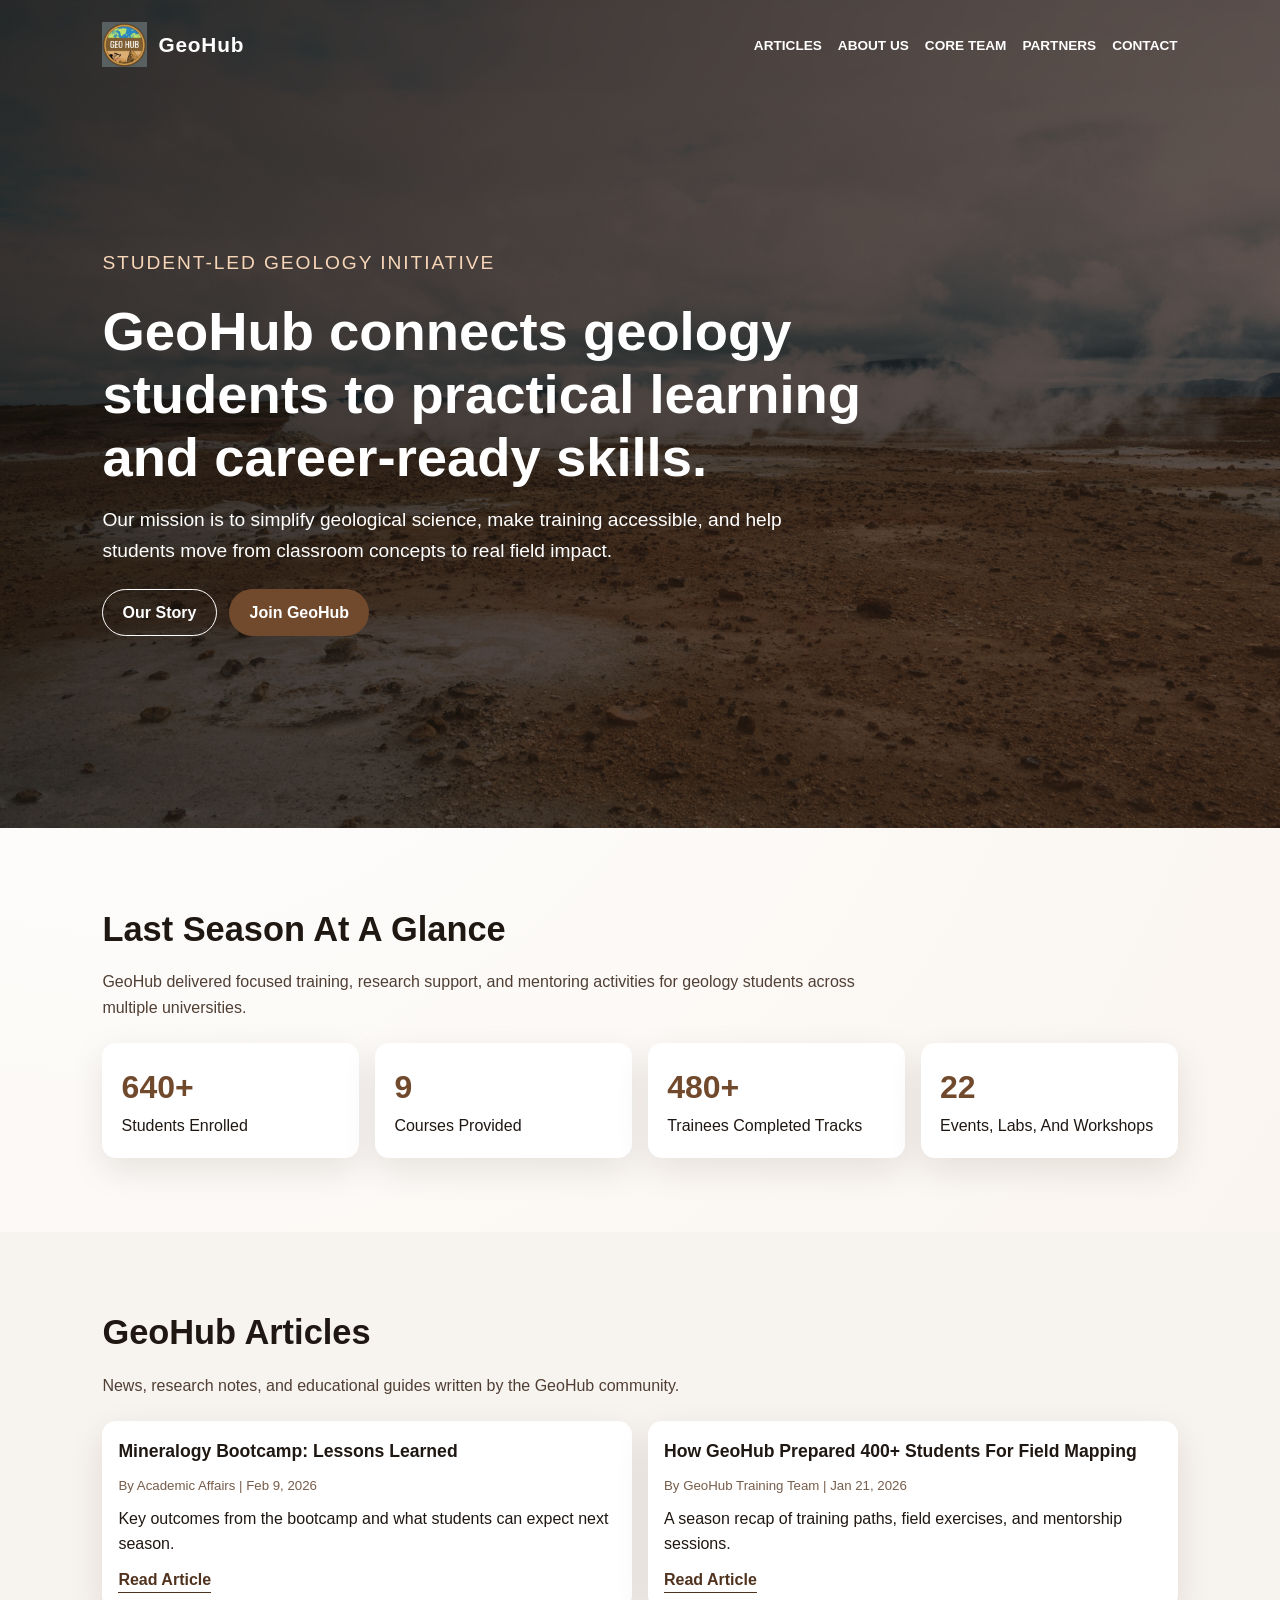
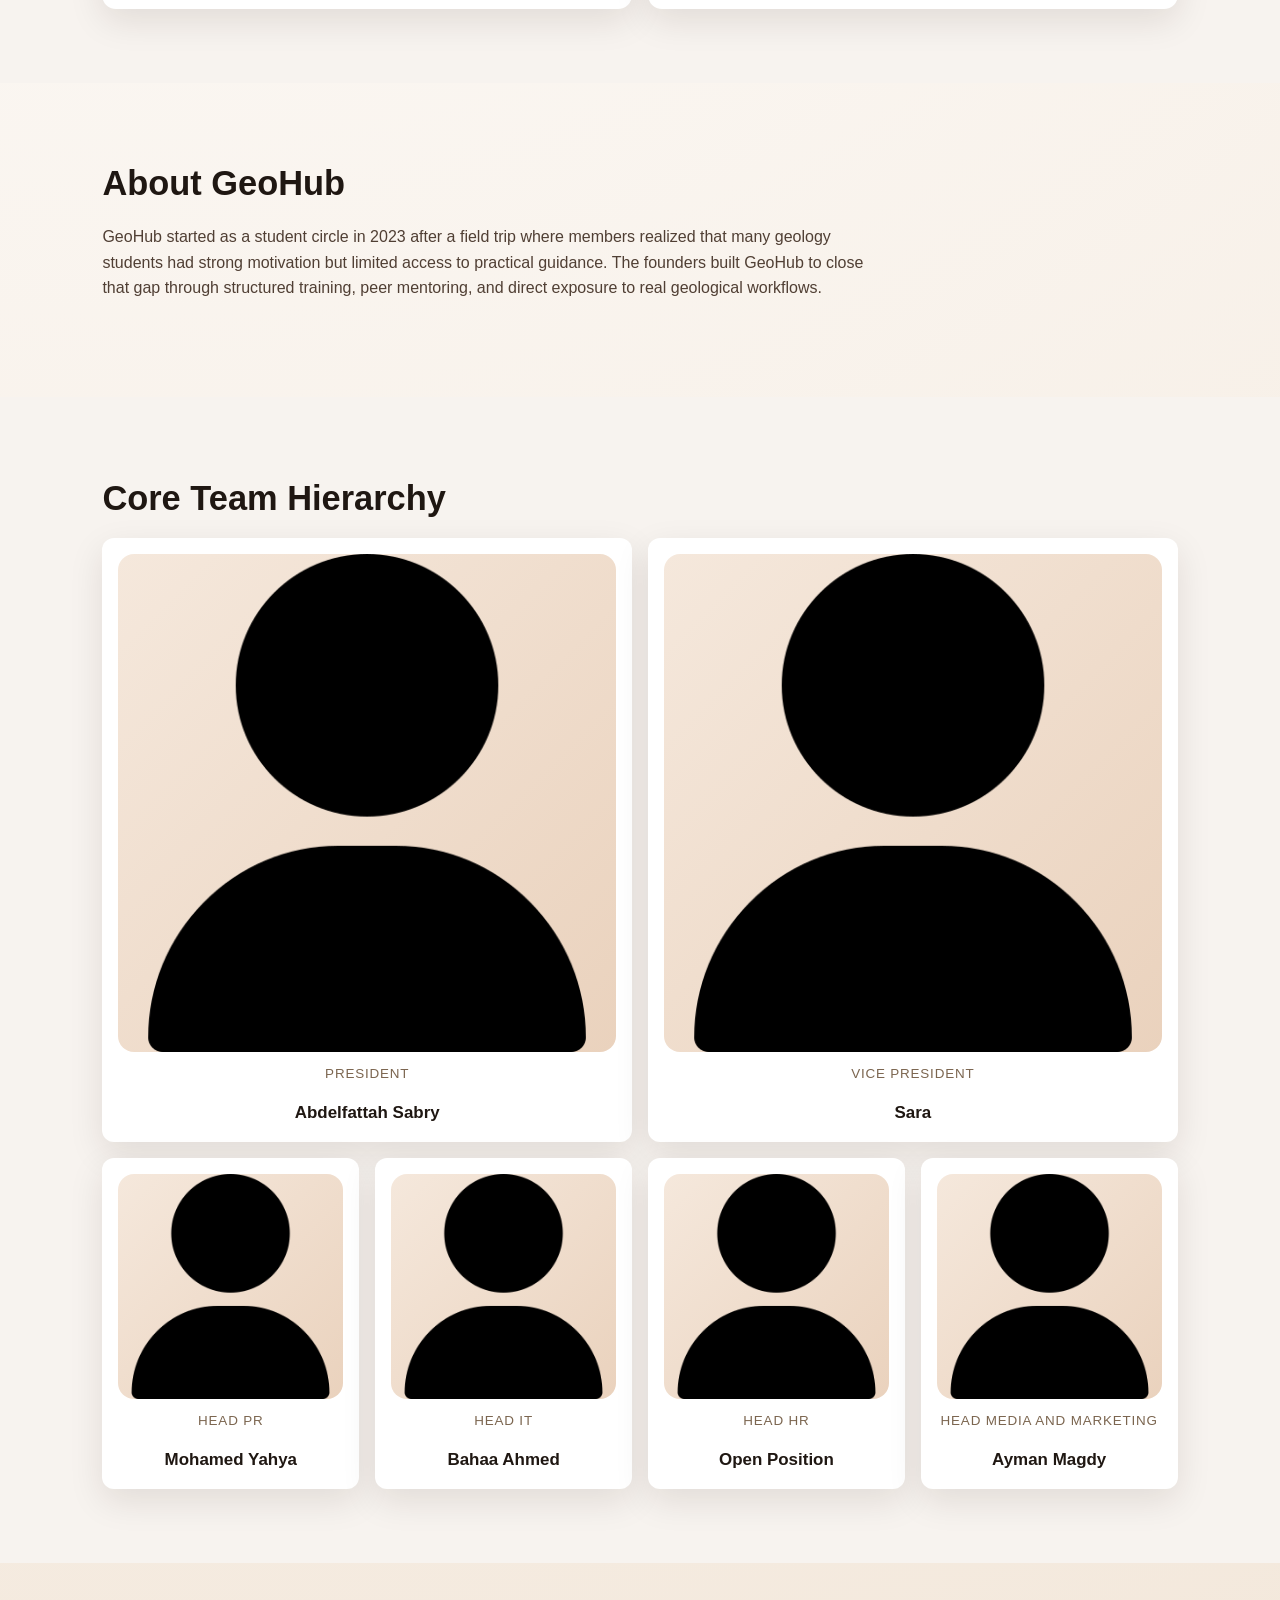
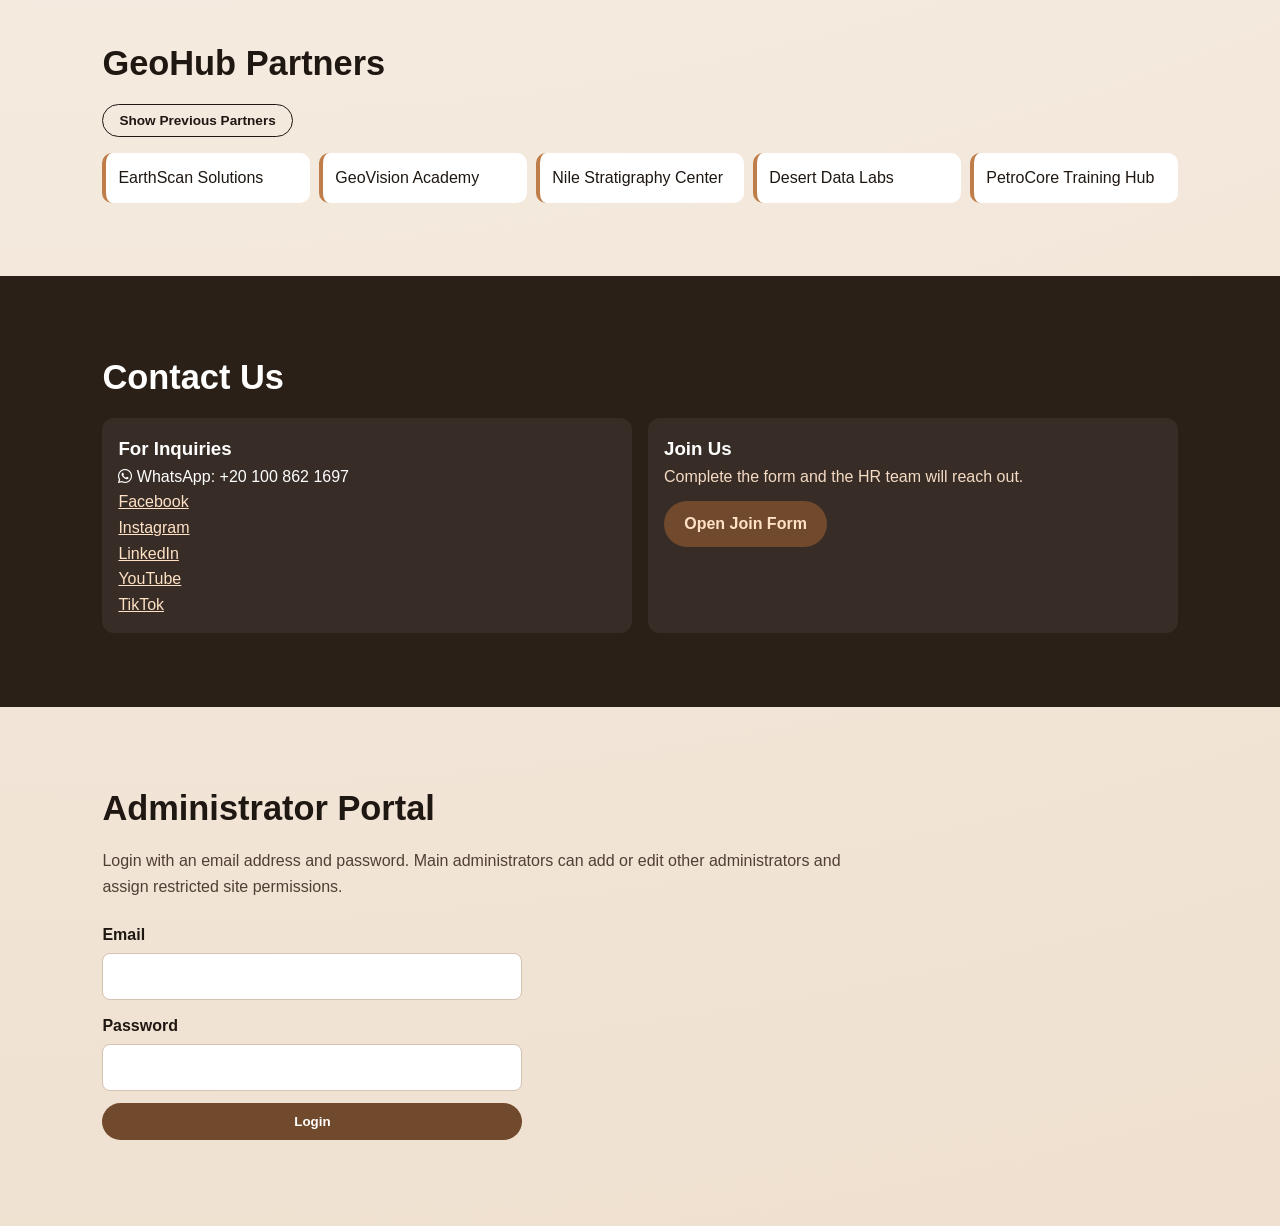
<file: index.html>
<!doctype html>
<html lang="en">
  <head>
    <meta charset="UTF-8" />
    <meta name="viewport" content="width=device-width, initial-scale=1.0" />
    <title>GeoHub</title>
    <link rel="stylesheet" href="style.css" />
    <link
      rel="stylesheet"
      href="https://cdnjs.cloudflare.com/ajax/libs/font-awesome/6.4.0/css/all.min.css"
    />
  </head>
  <body>
    <section class="hero" id="home">
      <header class="navbar">
        <div class="logo-container">
          <img src="assets/logo.png" alt="GeoHub Logo" class="logo" />
          <span class="brand-name">GeoHub</span>
        </div>

        <nav>
          <ul>
            <li><a href="#articles">Articles</a></li>
            <li><a href="#about">About Us</a></li>
            <li><a href="#team">Core Team</a></li>
            <li><a href="#partners">Partners</a></li>
            <li><a href="#contact">Contact</a></li>
          </ul>
        </nav>
      </header>

      <div class="hero-content">
        <p class="eyebrow">Student-Led Geology Initiative</p>
        <h1>
          GeoHub connects geology students to practical learning and
          career-ready skills.
        </h1>
        <p>
          Our mission is to simplify geological science, make training
          accessible, and help students move from classroom concepts to real
          field impact.
        </p>
        <div class="hero-buttons">
          <a href="#about" class="btn btn-outline">Our Story</a>
          <a href="#join" class="btn btn-solid">Join GeoHub</a>
        </div>
      </div>
    </section>

    <section id="achievements" class="content-section">
      <h2>Last Season At A Glance</h2>
      <p class="section-copy">
        GeoHub delivered focused training, research support, and mentoring
        activities for geology students across multiple universities.
      </p>
      <div id="stats-grid" class="stats-grid"></div>
    </section>

    <section id="articles" class="content-section bg-light">
      <div class="section-header">
        <h2>GeoHub Articles</h2>
        <p class="section-copy">
          News, research notes, and educational guides written by the GeoHub
          community.
        </p>
      </div>
      <div id="articles-list" class="articles-grid"></div>
      <p id="no-articles" class="muted" hidden>No articles published yet.</p>
    </section>

    <section id="about" class="content-section">
      <h2>About GeoHub</h2>
      <p class="section-copy">
        GeoHub started as a student circle in 2023 after a field trip where
        members realized that many geology students had strong motivation but
        limited access to practical guidance. The founders built GeoHub to close
        that gap through structured training, peer mentoring, and direct
        exposure to real geological workflows.
      </p>
    </section>

    <section id="team" class="content-section bg-light">
      <h2>Core Team Hierarchy</h2>
      <div id="team-grid" class="team-grid"></div>
    </section>

    <section id="partners" class="content-section">
      <h2>GeoHub Partners</h2>
      <button
        id="partners-toggle"
        class="btn btn-outline btn-small"
        type="button"
        aria-expanded="false"
      >
        Show Previous Partners
      </button>
      <ul id="partners-list" class="partners-list" hidden>
        <li>EarthScan Solutions</li>
        <li>GeoVision Academy</li>
        <li>Nile Stratigraphy Center</li>
        <li>Desert Data Labs</li>
        <li>PetroCore Training Hub</li>
      </ul>
    </section>

    <section id="contact" class="content-section bg-dark">
      <h2>Contact Us</h2>
      <div class="contact-container">
        <div class="contact-info">
          <h3>For Inquiries</h3>
          <p><i class="fab fa-whatsapp"></i> WhatsApp: +20 100 862 1697</p>
          <p>
            <a
              href="https://www.facebook.com/profile.php?id=61573120872446"
              target="_blank"
              rel="noreferrer"
              >Facebook</a
            >
          </p>
          <p>
            <a
              href="https://www.instagram.com/geohubpage_"
              target="_blank"
              rel="noreferrer"
              >Instagram</a
            >
          </p>
          <p>
            <a
              href="https://www.linkedin.com/company/geohub-page/posts/?feedView=all"
              target="_blank"
              rel="noreferrer"
              >LinkedIn</a
            >
          </p>
          <p>
            <a
              href="https://www.youtube.com/@geohub-t8i"
              target="_blank"
              rel="noreferrer"
              >YouTube</a
            >
          </p>
          <p>
            <a
              href="https://www.tiktok.com/@geohubpage?_r=1&_t=ZS-93oJaOiJ4p3"
              target="_blank"
              rel="noreferrer"
              >TikTok</a
            >
          </p>
        </div>
        <div id="join" class="join-form">
          <h3>Join Us</h3>
          <p class="muted-light">
            Complete the form and the HR team will reach out.
          </p>
          <a
            href="https://forms.gle/example"
            target="_blank"
            rel="noreferrer"
            class="btn btn-solid"
            >Open Join Form</a
          >
        </div>
      </div>
    </section>

    <section id="admin" class="content-section">
      <h2>Administrator Portal</h2>
      <p class="section-copy">
        Login with an email address and password. Main administrators can add or
        edit other administrators and assign restricted site permissions.
      </p>

      <form id="admin-login" class="admin-login" autocomplete="off">
        <label>
          Email
          <input type="email" id="admin-email" required />
        </label>
        <label>
          Password
          <input type="password" id="admin-password" required />
        </label>
        <button class="btn btn-solid" type="submit">Login</button>
        <p id="login-message" class="muted"></p>
      </form>

      <div id="admin-panel" class="admin-panel" hidden>
        <div class="admin-head">
          <div>
            <h3>Administrator Dashboard</h3>
            <p id="admin-session-summary" class="muted"></p>
          </div>
          <button
            id="logout-admin"
            class="btn btn-outline btn-small"
            type="button"
          >
            Logout
          </button>
        </div>
        <div id="admin-permissions" class="permission-badges"></div>

        <div class="admin-dashboard">
          <section id="admin-admins-section" class="admin-card" hidden>
            <div class="section-header">
              <div>
                <h3>Manage Administrators</h3>
                <p class="section-copy">
                  Only the two main administrators can create or edit other
                  administrators.
                </p>
              </div>
            </div>
            <form id="admin-form" class="admin-form" autocomplete="off">
              <input type="hidden" id="admin-record-id" />
              <label>
                Full Name
                <input type="text" id="admin-name" required />
              </label>
              <label>
                Email
                <input type="email" id="admin-email-input" required />
              </label>
              <label>
                Password
                <input type="password" id="admin-new-password" />
              </label>
              <div class="permission-grid" id="permission-grid">
                <label
                  ><input type="checkbox" id="perm-articles" /> Articles</label
                >
                <label
                  ><input type="checkbox" id="perm-stats" /> Statistics</label
                >
                <label
                  ><input type="checkbox" id="perm-team" /> Team
                  hierarchy</label
                >
                <label
                  ><input type="checkbox" id="perm-partners" /> Partners</label
                >
              </div>
              <div class="form-actions">
                <button class="btn btn-solid" type="submit">
                  Save Administrator
                </button>
                <button
                  id="reset-admin-form"
                  class="btn btn-outline"
                  type="button"
                >
                  Clear
                </button>
              </div>
              <p id="admin-form-message" class="muted"></p>
            </form>
            <h3>Current Administrators</h3>
            <ul id="admin-list" class="admin-list"></ul>
          </section>

          <section id="admin-articles-section" class="admin-card" hidden>
            <div class="section-header">
              <div>
                <h3>Manage Articles</h3>
                <p class="section-copy">
                  Add, edit, and remove published articles.
                </p>
              </div>
            </div>
            <form id="article-form" class="editor-form" autocomplete="off">
              <input type="hidden" id="article-id" />
              <label>
                Title
                <input type="text" id="article-title" required />
              </label>
              <label>
                Author
                <input type="text" id="article-author" required />
              </label>
              <label>
                Summary
                <textarea id="article-summary" rows="3" required></textarea>
              </label>
              <label>
                Full Article Content
                <textarea id="article-content" rows="8" required></textarea>
              </label>
              <div class="form-actions">
                <button class="btn btn-solid" type="submit">
                  Save Article
                </button>
                <button id="reset-form" class="btn btn-outline" type="button">
                  Clear
                </button>
              </div>
            </form>
            <h3>Current Articles</h3>
            <ul id="admin-article-list" class="admin-list"></ul>
          </section>

          <section id="admin-stats-section" class="admin-card" hidden>
            <div class="section-header">
              <div>
                <h3>Update Statistics</h3>
                <p class="section-copy">
                  Edit the headline numbers shown near the top of the page.
                </p>
              </div>
            </div>
            <form id="stats-form" class="editor-form" autocomplete="off">
              <label>
                Students Enrolled
                <input type="text" id="stat-students" required />
              </label>
              <label>
                Courses Provided
                <input type="text" id="stat-courses" required />
              </label>
              <label>
                Trainees Completed Tracks
                <input type="text" id="stat-trainees" required />
              </label>
              <label>
                Events, Labs, And Workshops
                <input type="text" id="stat-events" required />
              </label>
              <div class="form-actions">
                <button class="btn btn-solid" type="submit">
                  Save Statistics
                </button>
              </div>
              <p id="stats-form-message" class="muted"></p>
            </form>
          </section>

          <section id="admin-team-section" class="admin-card" hidden>
            <div class="section-header">
              <div>
                <h3>Update Team Hierarchy</h3>
                <p class="section-copy">
                  Update the six fixed core roles, their names, and their
                  pictures. Only the two main administrators can edit this
                  section.
                </p>
              </div>
            </div>
            <form id="team-form" class="editor-form" autocomplete="off">
              <div id="team-editor-list" class="editor-list"></div>
              <div class="form-actions">
                <button class="btn btn-solid" type="submit">Save Team</button>
              </div>
              <p id="team-form-message" class="muted"></p>
            </form>
          </section>

          <section id="admin-partners-section" class="admin-card" hidden>
            <div class="section-header">
              <div>
                <h3>Update Partners</h3>
                <p class="section-copy">
                  Edit the partner names shown on the public site.
                </p>
              </div>
            </div>
            <form id="partners-form" class="editor-form" autocomplete="off">
              <div id="partners-editor-list" class="editor-list"></div>
              <div class="form-actions">
                <button id="add-partner" class="btn btn-outline" type="button">
                  Add Partner
                </button>
                <button class="btn btn-solid" type="submit">
                  Save Partners
                </button>
              </div>
              <p id="partners-form-message" class="muted"></p>
            </form>
          </section>
        </div>
      </div>
    </section>

    <script src="script.js"></script>
  </body>
</html>
</file>
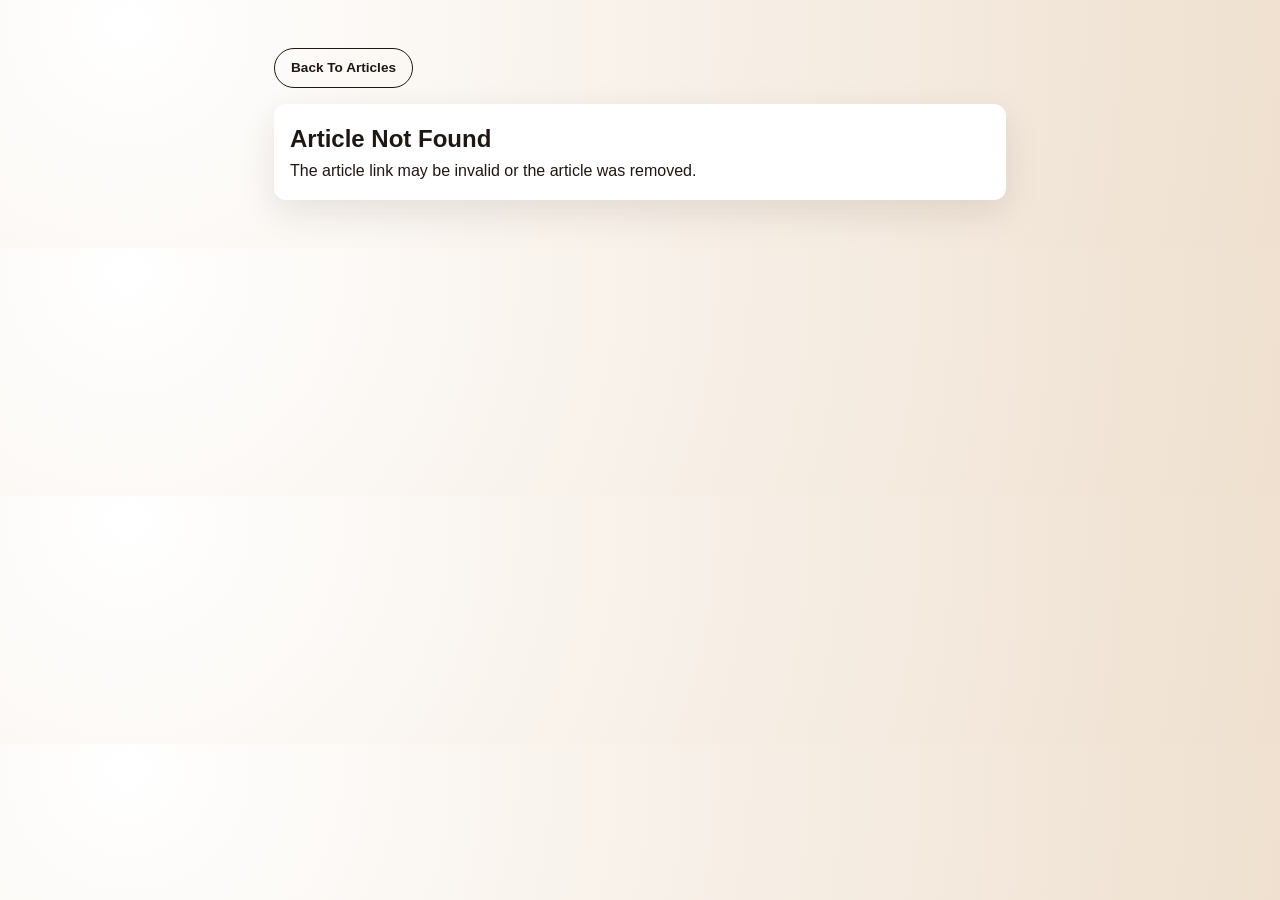
<file: article.html>
<!doctype html>
<html lang="en">
  <head>
    <meta charset="UTF-8" />
    <meta name="viewport" content="width=device-width, initial-scale=1.0" />
    <title>GeoHub Article</title>
    <link rel="stylesheet" href="style.css" />
  </head>
  <body>
    <main class="article-page">
      <a href="index.html#articles" class="btn btn-outline btn-small"
        >Back To Articles</a
      >
      <article id="article-view" class="article-view" hidden>
        <p id="article-date" class="article-meta"></p>
        <h1 id="article-title"></h1>
        <p id="article-author" class="article-meta"></p>
        <p id="article-summary" class="article-summary"></p>
        <div id="article-content" class="article-content"></div>
      </article>
      <section id="article-missing" class="article-missing" hidden>
        <h1>Article Not Found</h1>
        <p>The article link may be invalid or the article was removed.</p>
      </section>
    </main>

    <script src="article.js"></script>
  </body>
</html>
</file>
<file: style.css>
:root {
  --geo-sand: #efe0cf;
  --geo-brown: #71492c;
  --geo-brown-dark: #50331f;
  --geo-clay: #bf7d49;
  --geo-ink: #1f1712;
  --geo-stone: #f7f3ef;
  --geo-white: #fff;
  --geo-shadow: 0 12px 35px rgba(38, 23, 13, 0.1);
}

* {
  box-sizing: border-box;
  margin: 0;
  padding: 0;
}

html {
  scroll-behavior: smooth;
}

body {
  font-family: "Segoe UI", Tahoma, Geneva, Verdana, sans-serif;
  color: var(--geo-ink);
  background: radial-gradient(circle at 10% 10%, #fff, var(--geo-sand));
  line-height: 1.6;
}

.hero {
  min-height: 92vh;
  background:
    linear-gradient(125deg, rgba(18, 13, 9, 0.84), rgba(42, 27, 17, 0.68)),
    url("assets/hero-bg.jpg") center/cover no-repeat;
  color: var(--geo-white);
  position: relative;
  display: flex;
  align-items: center;
  padding: 8.5rem 8% 5rem;
}

.navbar {
  position: absolute;
  top: 0;
  left: 0;
  right: 0;
  padding: 1.4rem 8%;
  display: flex;
  align-items: center;
  justify-content: space-between;
  backdrop-filter: blur(4px);
}

.logo-container {
  display: flex;
  align-items: center;
  gap: 0.7rem;
}

.logo {
  width: 2.8rem;
  height: 2.8rem;
  object-fit: contain;
}

.brand-name {
  font-size: 1.3rem;
  font-weight: 700;
  letter-spacing: 0.04em;
}

nav ul {
  list-style: none;
  display: flex;
  flex-wrap: wrap;
  gap: 1rem;
}

nav a {
  color: var(--geo-white);
  text-decoration: none;
  font-size: 0.85rem;
  font-weight: 600;
  text-transform: uppercase;
  padding-bottom: 0.1rem;
  border-bottom: 2px solid transparent;
  transition: border-color 0.2s ease;
}

nav a:hover {
  border-color: var(--geo-clay);
}

.hero-content {
  max-width: 52rem;
}

.eyebrow {
  font-size: 0.86rem;
  text-transform: uppercase;
  letter-spacing: 0.1em;
  margin-bottom: 0.9rem;
  color: #f8d6b8;
}

.hero-content h1 {
  font-size: clamp(2rem, 5vw, 3.4rem);
  line-height: 1.15;
  margin-bottom: 1rem;
}

.hero-content p {
  font-size: clamp(1rem, 2vw, 1.2rem);
  margin-bottom: 1.4rem;
  max-width: 43rem;
}

.hero-buttons {
  display: flex;
  gap: 0.8rem;
  flex-wrap: wrap;
}

.btn {
  display: inline-flex;
  align-items: center;
  justify-content: center;
  border-radius: 999px;
  padding: 0.6rem 1.2rem;
  font-weight: 600;
  text-decoration: none;
  border: 1px solid transparent;
  cursor: pointer;
  transition: transform 0.2s ease;
}

.btn:hover {
  transform: translateY(-1px);
}

.btn-solid {
  background: var(--geo-brown);
  color: var(--geo-white);
}

.btn-solid:hover {
  background: var(--geo-brown-dark);
}

.btn-outline {
  border-color: currentColor;
  color: inherit;
  background: transparent;
}

.btn-small {
  font-size: 0.85rem;
  padding: 0.5rem 1rem;
}

.content-section {
  padding: 4.6rem 8%;
}

.content-section h2 {
  font-size: clamp(1.5rem, 3.3vw, 2.15rem);
  margin-bottom: 0.8rem;
}

.section-copy {
  max-width: 48rem;
  color: #503f34;
  margin-bottom: 1.4rem;
}

.bg-light {
  background: var(--geo-stone);
}

.bg-dark {
  background: #2b2018;
  color: var(--geo-white);
}

.stats-grid,
.articles-grid,
.team-grid {
  display: grid;
  gap: 1rem;
}

.stats-grid {
  grid-template-columns: repeat(auto-fit, minmax(160px, 1fr));
}

.stat-card {
  background: var(--geo-white);
  border-radius: 14px;
  box-shadow: var(--geo-shadow);
  padding: 1.2rem;
}

.stat-card h3 {
  color: var(--geo-brown);
  font-size: 2rem;
}

.articles-grid {
  grid-template-columns: repeat(auto-fit, minmax(220px, 1fr));
}

.article-card {
  display: flex;
  flex-direction: column;
  gap: 0.6rem;
  padding: 1rem;
  border-radius: 14px;
  background: var(--geo-white);
  box-shadow: var(--geo-shadow);
}

.article-card h3 {
  font-size: 1.1rem;
}

.article-meta {
  font-size: 0.83rem;
  color: #775d4b;
}

.read-more {
  width: fit-content;
  color: var(--geo-brown-dark);
  font-weight: 700;
  text-decoration: none;
  border-bottom: 1px solid var(--geo-brown-dark);
}

.team-grid {
  grid-template-columns: repeat(4, minmax(0, 1fr));
}

.team-card {
  background: var(--geo-white);
  border-radius: 12px;
  box-shadow: var(--geo-shadow);
  padding: 1rem;
  display: grid;
  gap: 0.7rem;
  justify-items: center;
  text-align: center;
}

.team-card-lead {
  grid-column: span 2;
}

.team-avatar {
  width: 100%;
  aspect-ratio: 1 / 1;
  border-radius: 16px;
  overflow: hidden;
  background: linear-gradient(135deg, #f5e8dc, #ead2bd);
  display: grid;
  place-items: center;
}

.team-avatar img {
  width: 100%;
  height: 100%;
  object-fit: cover;
  display: block;
}

.team-avatar-empty {
  color: #7b654f;
  font-size: 0.82rem;
  font-weight: 700;
  letter-spacing: 0.04em;
}

.editor-row-team {
  grid-template-columns: minmax(120px, 180px) minmax(120px, 180px) minmax(
      180px,
      1fr
    ) minmax(200px, 1.4fr) auto;
  align-items: center;
}

.editor-static-value {
  display: inline-flex;
  min-height: 2.35rem;
  align-items: center;
  padding: 0.55rem 0.6rem;
  border: 1px solid #d4c2b2;
  border-radius: 8px;
  background: #fdf9f5;
  font-weight: 600;
}

.team-preview {
  width: 72px;
  height: 72px;
  border-radius: 16px;
  overflow: hidden;
  background: #efe0cf;
  box-shadow: inset 0 0 0 1px rgba(80, 51, 31, 0.08);
}

.team-preview-image {
  width: 100%;
  height: 100%;
  object-fit: cover;
  display: block;
}

.member-role {
  color: #7b654f;
  font-size: 0.84rem;
  text-transform: uppercase;
  letter-spacing: 0.06em;
}

.member-name {
  font-size: 1.06rem;
  font-weight: 700;
  margin-top: 0.2rem;
}

.partners-list {
  margin-top: 1rem;
  list-style: none;
  display: grid;
  grid-template-columns: repeat(auto-fit, minmax(180px, 1fr));
  gap: 0.6rem;
}

.partners-list li {
  background: var(--geo-white);
  border-left: 4px solid var(--geo-clay);
  border-radius: 10px;
  padding: 0.75rem;
}

.contact-container {
  display: grid;
  grid-template-columns: repeat(auto-fit, minmax(260px, 1fr));
  gap: 1rem;
}

.contact-container a {
  color: #ffe1c5;
}

.join-form,
.contact-info {
  background: rgba(255, 255, 255, 0.06);
  border-radius: 12px;
  padding: 1rem;
}

.admin-login,
.editor-form {
  display: grid;
  gap: 0.8rem;
}

.admin-login {
  max-width: 420px;
}

label {
  display: grid;
  gap: 0.35rem;
  font-weight: 600;
}

input,
textarea {
  width: 100%;
  border: 1px solid #d4c2b2;
  border-radius: 8px;
  padding: 0.6rem;
  font: inherit;
}

.admin-panel {
  margin-top: 1.5rem;
  border: 1px solid #e2d4c8;
  border-radius: 12px;
  padding: 1rem;
  background: var(--geo-white);
}

.admin-head {
  display: flex;
  justify-content: space-between;
  align-items: center;
  margin-bottom: 1rem;
}

.permission-badges {
  display: flex;
  flex-wrap: wrap;
  gap: 0.5rem;
  margin-bottom: 1rem;
}

.permission-badges-inline {
  margin-top: 0.6rem;
  margin-bottom: 0;
}

.permission-badge {
  display: inline-flex;
  align-items: center;
  border-radius: 999px;
  padding: 0.3rem 0.7rem;
  background: #f2e2d4;
  color: var(--geo-brown-dark);
  font-size: 0.78rem;
  font-weight: 700;
  letter-spacing: 0.02em;
}

.permission-badge-main {
  background: #2b2018;
  color: var(--geo-white);
}

.admin-dashboard {
  display: grid;
  gap: 1rem;
}

.admin-card {
  border: 1px solid #e4d7cc;
  border-radius: 12px;
  padding: 1rem;
  background: #fffdfb;
}

.section-header {
  margin-bottom: 0.9rem;
}

.admin-form {
  display: grid;
  gap: 0.8rem;
  margin-bottom: 1rem;
}

.permission-grid {
  display: grid;
  grid-template-columns: repeat(auto-fit, minmax(180px, 1fr));
  gap: 0.6rem;
}

.permission-grid label {
  display: flex;
  align-items: center;
  gap: 0.5rem;
  font-weight: 600;
}

.admin-list,
.editor-list {
  list-style: none;
  display: grid;
  gap: 0.75rem;
}

.admin-list {
  margin-top: 0.8rem;
}

.admin-list-item {
  border: 1px solid #e4d7cc;
  border-radius: 10px;
  padding: 0.85rem;
  display: flex;
  justify-content: space-between;
  align-items: center;
  gap: 0.8rem;
}

.admin-list-item-stack {
  align-items: flex-start;
}

.editor-form {
  margin-bottom: 1rem;
}

.editor-list {
  margin-bottom: 0.8rem;
}

.editor-row {
  border: 1px solid #e4d7cc;
  border-radius: 10px;
  padding: 0.8rem;
  display: grid;
  gap: 0.8rem;
  background: #fff;
}

.editor-row-two-col {
  grid-template-columns: repeat(auto-fit, minmax(180px, 1fr)) auto;
  align-items: end;
}

.editor-row-actions {
  display: flex;
  align-items: end;
  gap: 0.45rem;
  justify-content: flex-end;
}

.editor-row label {
  font-weight: 600;
}

.editor-row label input {
  margin-top: 0.35rem;
}

.form-actions {
  display: flex;
  gap: 0.7rem;
  flex-wrap: wrap;
}

.admin-actions {
  display: flex;
  gap: 0.45rem;
}

.muted {
  color: #6f5948;
}

.muted-light {
  color: #f5dac4;
  margin-bottom: 0.7rem;
}

.article-page {
  max-width: 860px;
  margin: 3rem auto;
  padding: 0 5%;
}

.article-view {
  margin-top: 1rem;
  background: var(--geo-white);
  border-radius: 14px;
  box-shadow: var(--geo-shadow);
  padding: 1.2rem;
}

.article-view h1 {
  margin-bottom: 0.7rem;
}

.article-summary {
  margin: 1rem 0;
  font-size: 1.05rem;
  color: #5a4638;
}

.article-content {
  white-space: pre-wrap;
}

.article-missing {
  margin-top: 1rem;
  background: var(--geo-white);
  border-radius: 12px;
  box-shadow: var(--geo-shadow);
  padding: 1rem;
}

@media (max-width: 900px) {
  .navbar {
    flex-direction: column;
    align-items: flex-start;
    gap: 0.7rem;
    padding-top: 1rem;
  }

  .hero {
    padding-top: 9.8rem;
  }

  .team-grid {
    grid-template-columns: repeat(2, minmax(0, 1fr));
  }

  .team-card-lead {
    grid-column: span 1;
  }

  .editor-row-team {
    grid-template-columns: 72px 1fr;
  }
}

@media (max-width: 600px) {
  .content-section,
  .hero,
  .navbar {
    padding-left: 5%;
    padding-right: 5%;
  }

  .admin-head {
    flex-direction: column;
    align-items: flex-start;
  }

  .admin-list-item {
    flex-direction: column;
    align-items: flex-start;
  }

  .team-grid {
    grid-template-columns: 1fr;
  }

  .team-card-lead {
    grid-column: span 1;
  }

  .editor-row-team {
    grid-template-columns: 1fr;
    align-items: flex-start;
  }

  .editor-row-actions {
    justify-content: flex-start;
  }
}
</file>
